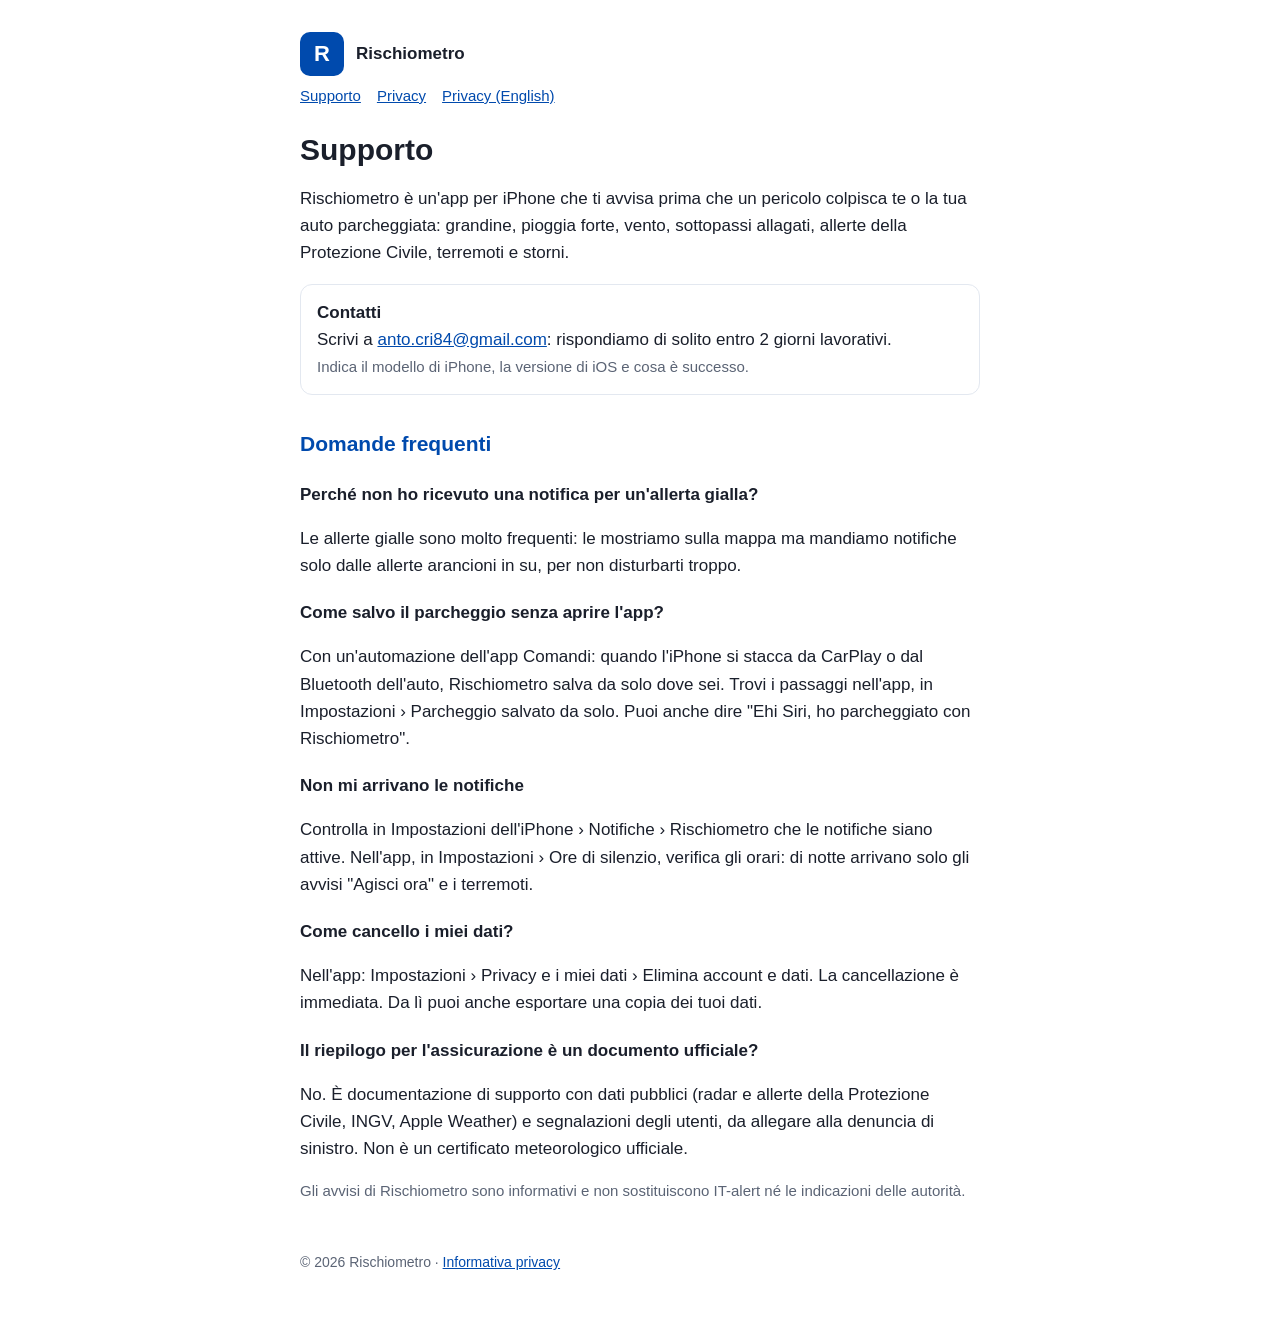
<file: index.html>
<!doctype html>
<html lang="it">
<head>
<meta charset="utf-8">
<meta name="viewport" content="width=device-width, initial-scale=1">
<title>Rischiometro – Supporto</title>
<link rel="stylesheet" href="stile.css">
</head>
<body>
<main>
  <header><div class="logo">R</div><strong>Rischiometro</strong></header>
  <nav><a href="index.html">Supporto</a><a href="privacy.html">Privacy</a><a href="privacy-en.html">Privacy (English)</a></nav>

  <h1>Supporto</h1>
  <p>Rischiometro è un'app per iPhone che ti avvisa prima che un pericolo colpisca te o la tua auto parcheggiata: grandine, pioggia forte, vento, sottopassi allagati, allerte della Protezione Civile, terremoti e storni.</p>

  <div class="box">
    <strong>Contatti</strong><br>
    Scrivi a <a href="mailto:anto.cri84@gmail.com">anto.cri84@gmail.com</a>: rispondiamo di solito entro 2 giorni lavorativi.<br>
    <span class="nota">Indica il modello di iPhone, la versione di iOS e cosa è successo.</span>
  </div>

  <h2>Domande frequenti</h2>

  <h3>Perché non ho ricevuto una notifica per un'allerta gialla?</h3>
  <p>Le allerte gialle sono molto frequenti: le mostriamo sulla mappa ma mandiamo notifiche solo dalle allerte arancioni in su, per non disturbarti troppo.</p>

  <h3>Come salvo il parcheggio senza aprire l'app?</h3>
  <p>Con un'automazione dell'app Comandi: quando l'iPhone si stacca da CarPlay o dal Bluetooth dell'auto, Rischiometro salva da solo dove sei. Trovi i passaggi nell'app, in Impostazioni › Parcheggio salvato da solo. Puoi anche dire "Ehi Siri, ho parcheggiato con Rischiometro".</p>

  <h3>Non mi arrivano le notifiche</h3>
  <p>Controlla in Impostazioni dell'iPhone › Notifiche › Rischiometro che le notifiche siano attive. Nell'app, in Impostazioni › Ore di silenzio, verifica gli orari: di notte arrivano solo gli avvisi "Agisci ora" e i terremoti.</p>

  <h3>Come cancello i miei dati?</h3>
  <p>Nell'app: Impostazioni › Privacy e i miei dati › Elimina account e dati. La cancellazione è immediata. Da lì puoi anche esportare una copia dei tuoi dati.</p>

  <h3>Il riepilogo per l'assicurazione è un documento ufficiale?</h3>
  <p>No. È documentazione di supporto con dati pubblici (radar e allerte della Protezione Civile, INGV, Apple Weather) e segnalazioni degli utenti, da allegare alla denuncia di sinistro. Non è un certificato meteorologico ufficiale.</p>

  <p class="nota">Gli avvisi di Rischiometro sono informativi e non sostituiscono IT-alert né le indicazioni delle autorità.</p>

  <footer>© 2026 Rischiometro · <a href="privacy.html">Informativa privacy</a></footer>
</main>
</body>
</html>
</file>
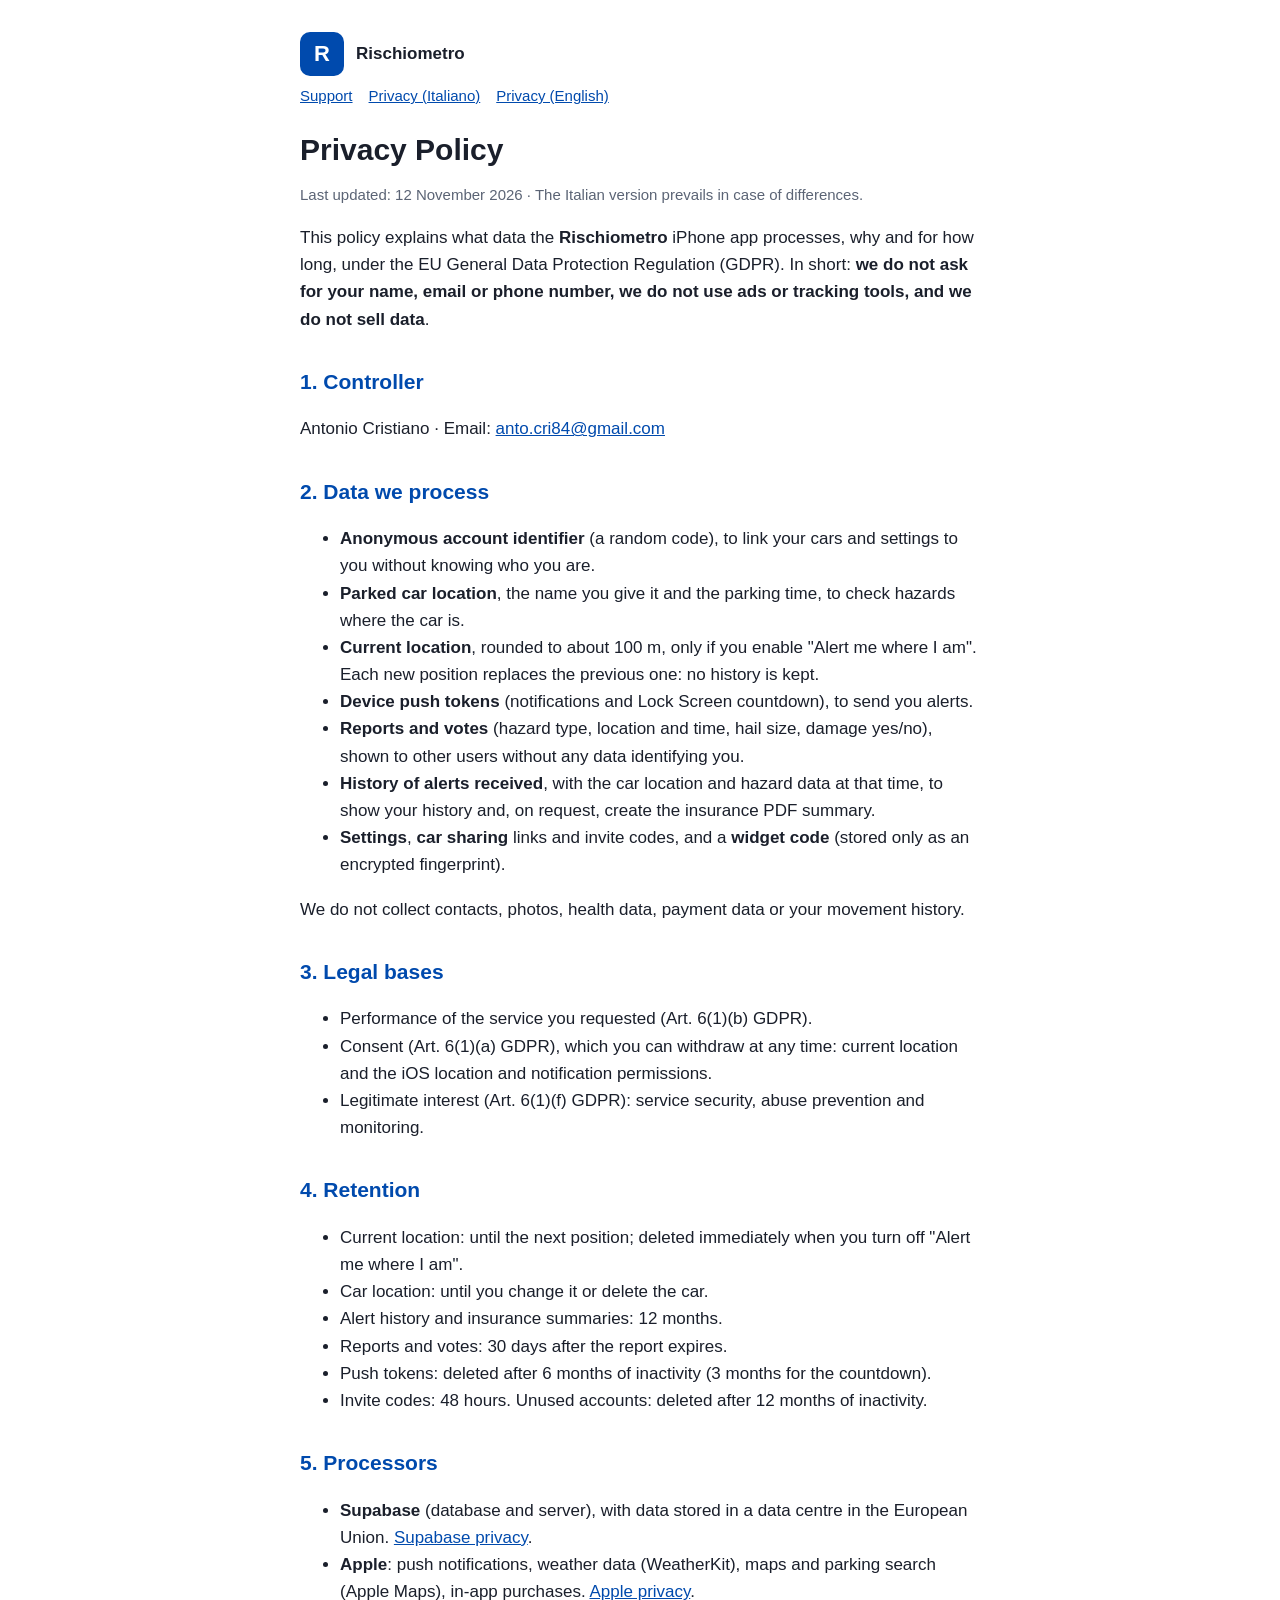
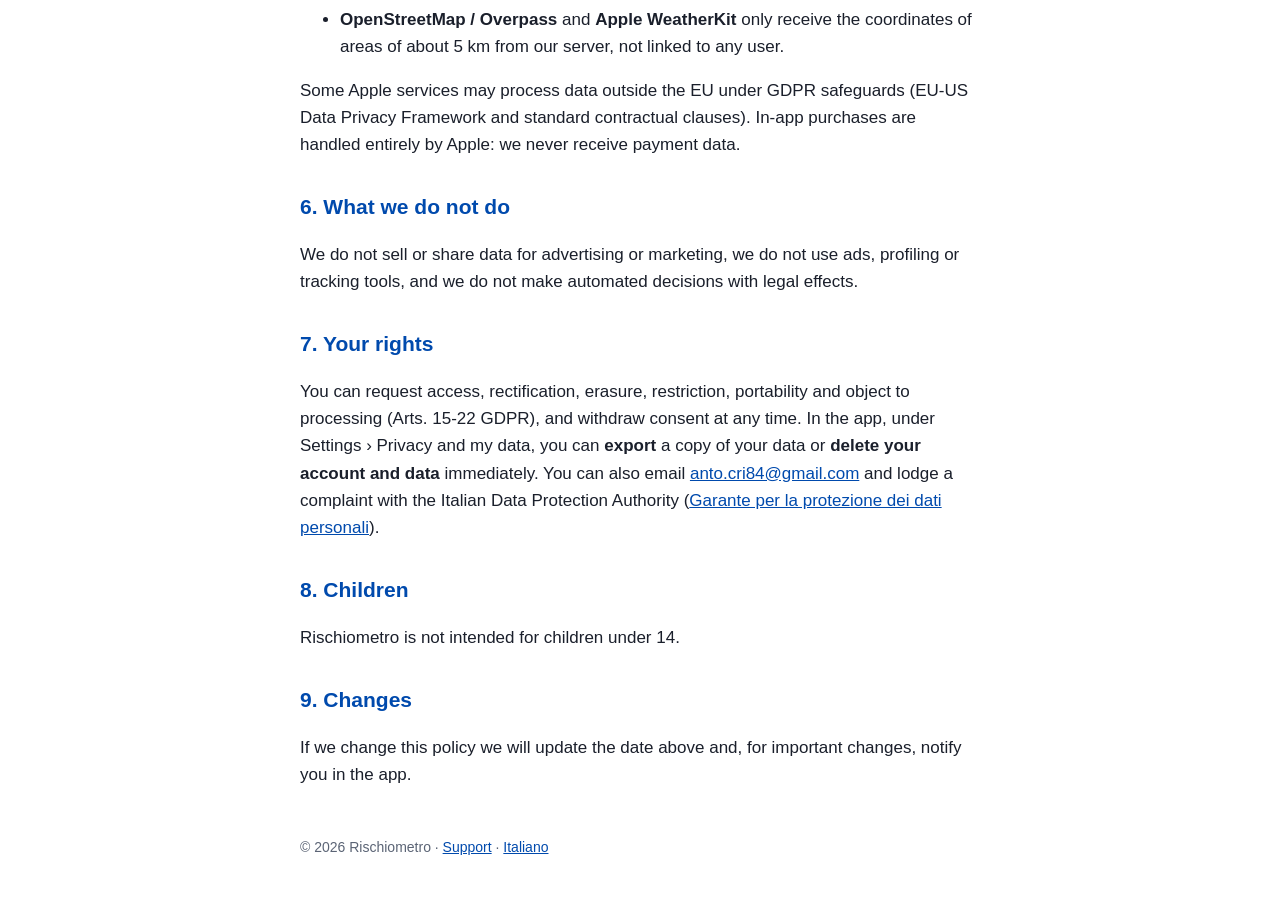
<file: privacy-en.html>
<!doctype html>
<html lang="en">
<head>
<meta charset="utf-8">
<meta name="viewport" content="width=device-width, initial-scale=1">
<title>Rischiometro – Privacy Policy</title>
<link rel="stylesheet" href="stile.css">
</head>
<body>
<main>
  <header><div class="logo">R</div><strong>Rischiometro</strong></header>
  <nav><a href="index.html">Support</a><a href="privacy.html">Privacy (Italiano)</a><a href="privacy-en.html">Privacy (English)</a></nav>

  <h1>Privacy Policy</h1>
  <p class="nota">Last updated: 12 November 2026 · The Italian version prevails in case of differences.</p>

  <p>This policy explains what data the <strong>Rischiometro</strong> iPhone app processes, why and for how long, under the EU General Data Protection Regulation (GDPR). In short: <strong>we do not ask for your name, email or phone number, we do not use ads or tracking tools, and we do not sell data</strong>.</p>

  <h2>1. Controller</h2>
  <p>Antonio Cristiano · Email: <a href="mailto:anto.cri84@gmail.com">anto.cri84@gmail.com</a></p>

  <h2>2. Data we process</h2>
  <ul>
    <li><strong>Anonymous account identifier</strong> (a random code), to link your cars and settings to you without knowing who you are.</li>
    <li><strong>Parked car location</strong>, the name you give it and the parking time, to check hazards where the car is.</li>
    <li><strong>Current location</strong>, rounded to about 100 m, only if you enable "Alert me where I am". Each new position replaces the previous one: no history is kept.</li>
    <li><strong>Device push tokens</strong> (notifications and Lock Screen countdown), to send you alerts.</li>
    <li><strong>Reports and votes</strong> (hazard type, location and time, hail size, damage yes/no), shown to other users without any data identifying you.</li>
    <li><strong>History of alerts received</strong>, with the car location and hazard data at that time, to show your history and, on request, create the insurance PDF summary.</li>
    <li><strong>Settings</strong>, <strong>car sharing</strong> links and invite codes, and a <strong>widget code</strong> (stored only as an encrypted fingerprint).</li>
  </ul>
  <p>We do not collect contacts, photos, health data, payment data or your movement history.</p>

  <h2>3. Legal bases</h2>
  <ul>
    <li>Performance of the service you requested (Art. 6(1)(b) GDPR).</li>
    <li>Consent (Art. 6(1)(a) GDPR), which you can withdraw at any time: current location and the iOS location and notification permissions.</li>
    <li>Legitimate interest (Art. 6(1)(f) GDPR): service security, abuse prevention and monitoring.</li>
  </ul>

  <h2>4. Retention</h2>
  <ul>
    <li>Current location: until the next position; deleted immediately when you turn off "Alert me where I am".</li>
    <li>Car location: until you change it or delete the car.</li>
    <li>Alert history and insurance summaries: 12 months.</li>
    <li>Reports and votes: 30 days after the report expires.</li>
    <li>Push tokens: deleted after 6 months of inactivity (3 months for the countdown).</li>
    <li>Invite codes: 48 hours. Unused accounts: deleted after 12 months of inactivity.</li>
  </ul>

  <h2>5. Processors</h2>
  <ul>
    <li><strong>Supabase</strong> (database and server), with data stored in a data centre in the European Union. <a href="https://supabase.com/privacy">Supabase privacy</a>.</li>
    <li><strong>Apple</strong>: push notifications, weather data (WeatherKit), maps and parking search (Apple Maps), in-app purchases. <a href="https://www.apple.com/legal/privacy/">Apple privacy</a>.</li>
    <li><strong>OpenStreetMap / Overpass</strong> and <strong>Apple WeatherKit</strong> only receive the coordinates of areas of about 5 km from our server, not linked to any user.</li>
  </ul>
  <p>Some Apple services may process data outside the EU under GDPR safeguards (EU-US Data Privacy Framework and standard contractual clauses). In-app purchases are handled entirely by Apple: we never receive payment data.</p>

  <h2>6. What we do not do</h2>
  <p>We do not sell or share data for advertising or marketing, we do not use ads, profiling or tracking tools, and we do not make automated decisions with legal effects.</p>

  <h2>7. Your rights</h2>
  <p>You can request access, rectification, erasure, restriction, portability and object to processing (Arts. 15-22 GDPR), and withdraw consent at any time. In the app, under Settings › Privacy and my data, you can <strong>export</strong> a copy of your data or <strong>delete your account and data</strong> immediately. You can also email <a href="mailto:anto.cri84@gmail.com">anto.cri84@gmail.com</a> and lodge a complaint with the Italian Data Protection Authority (<a href="https://www.garanteprivacy.it">Garante per la protezione dei dati personali</a>).</p>

  <h2>8. Children</h2>
  <p>Rischiometro is not intended for children under 14.</p>

  <h2>9. Changes</h2>
  <p>If we change this policy we will update the date above and, for important changes, notify you in the app.</p>

  <footer>© 2026 Rischiometro · <a href="index.html">Support</a> · <a href="privacy.html">Italiano</a></footer>
</main>
</body>
</html>
</file>
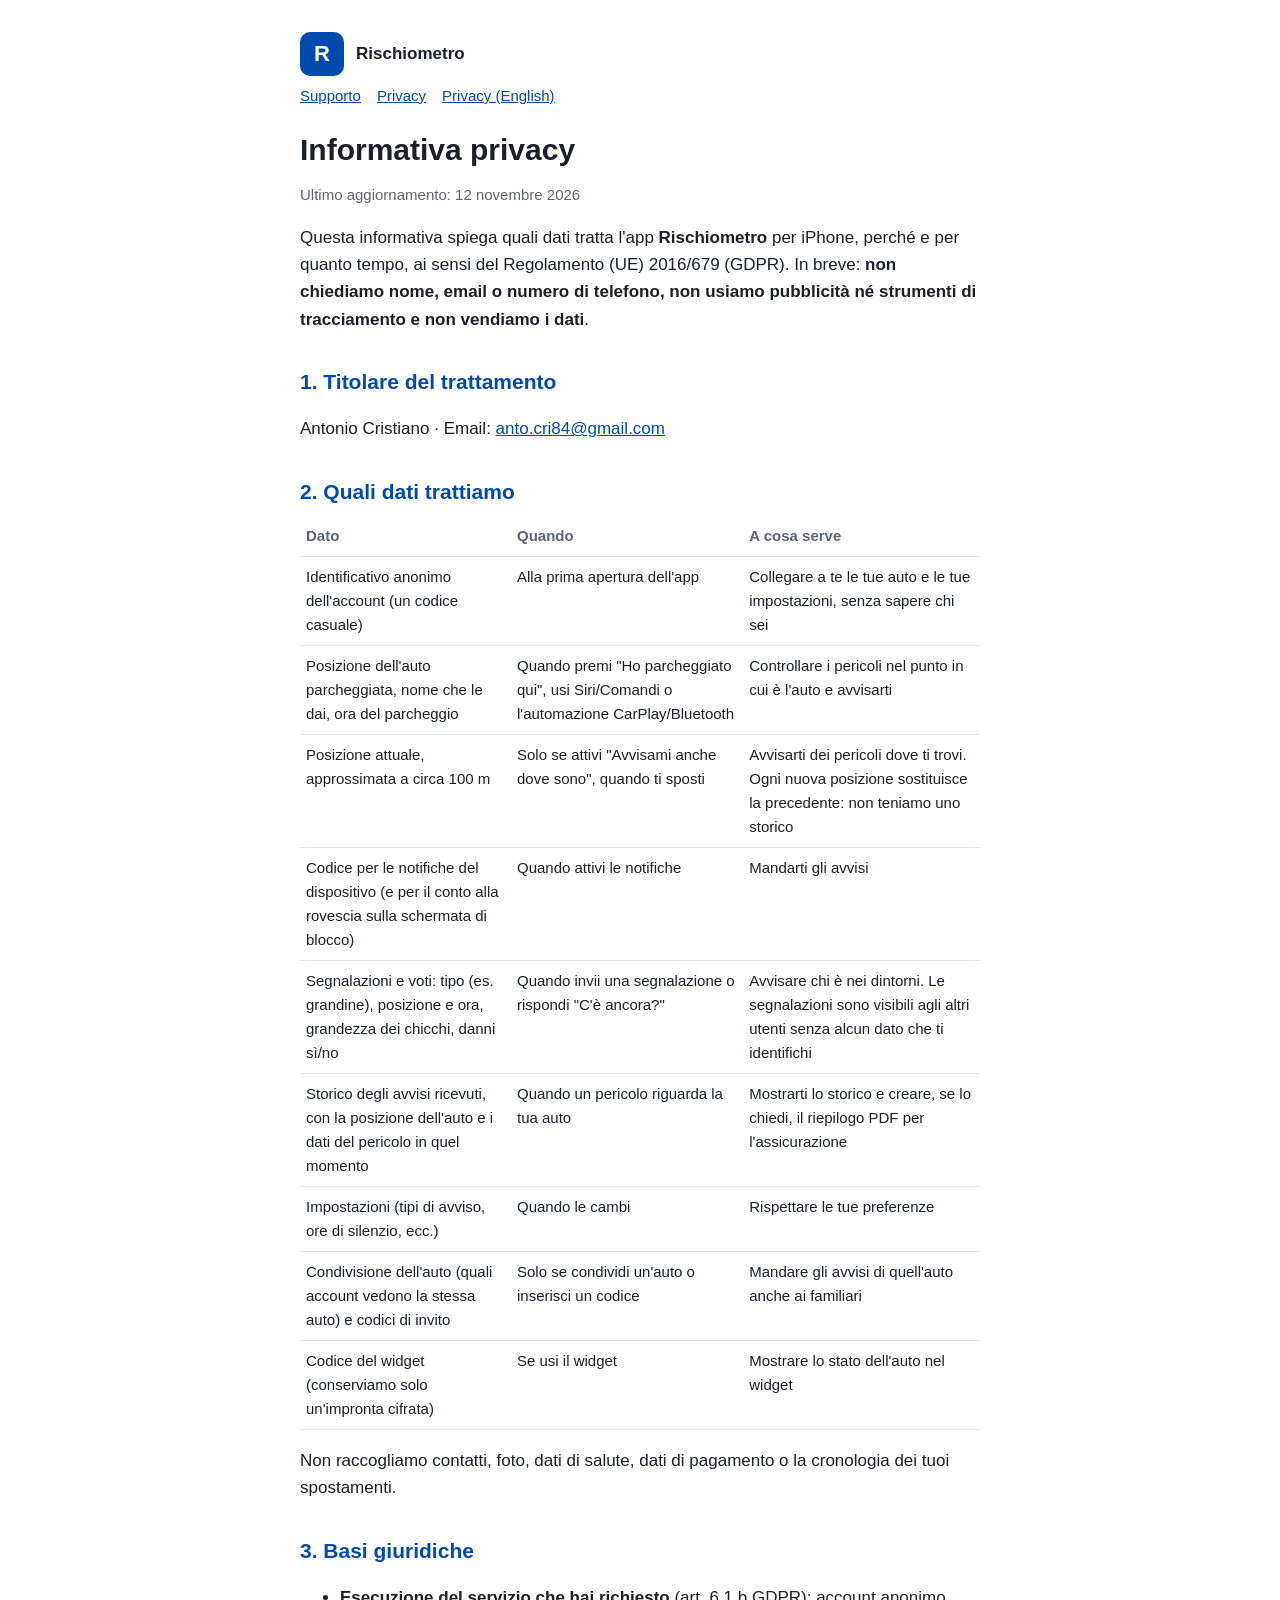
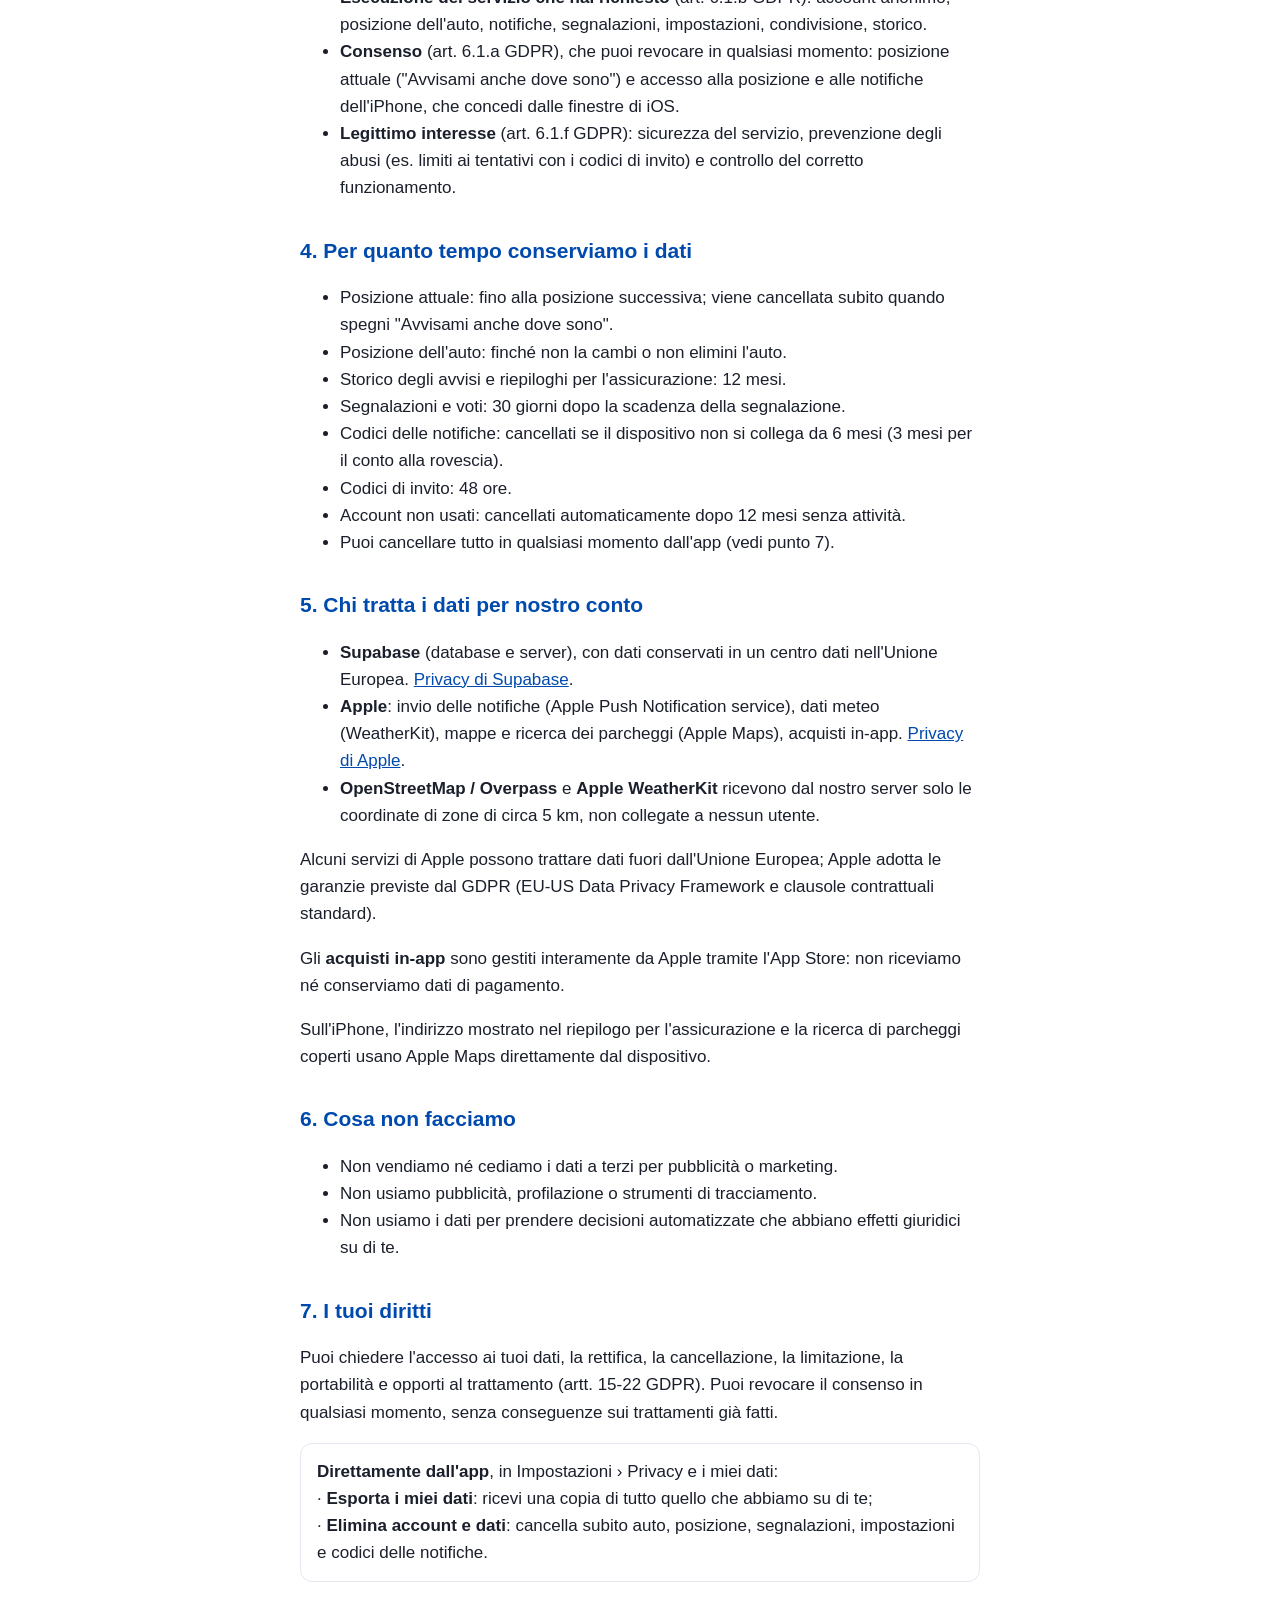
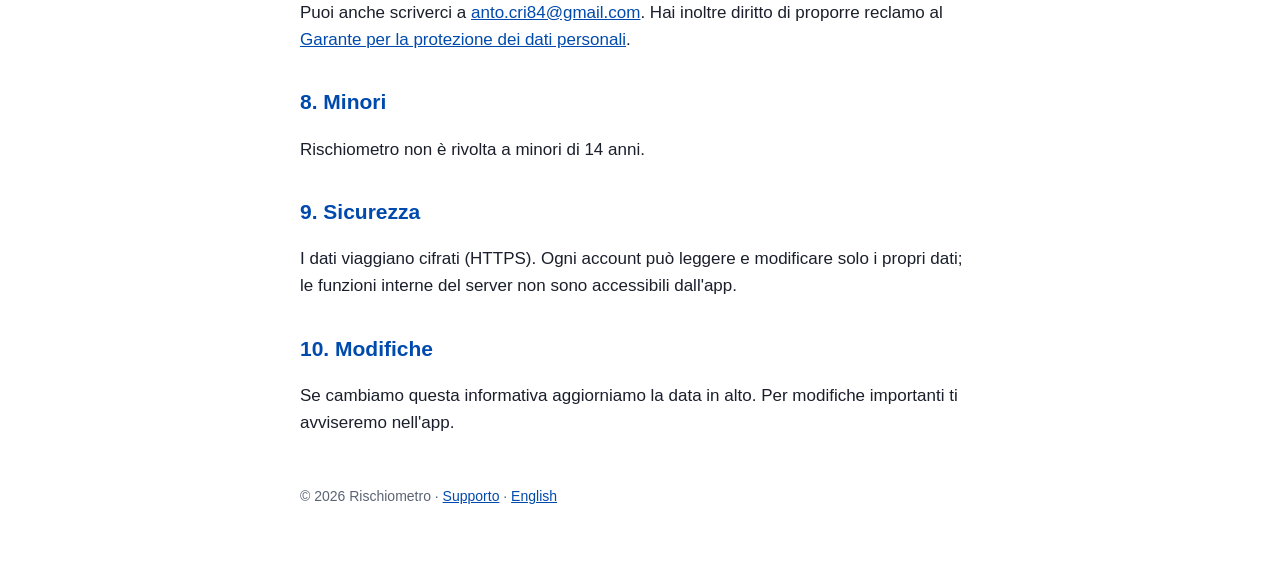
<file: privacy.html>
<!doctype html>
<html lang="it">
<head>
<meta charset="utf-8">
<meta name="viewport" content="width=device-width, initial-scale=1">
<title>Rischiometro – Informativa privacy</title>
<link rel="stylesheet" href="stile.css">
</head>
<body>
<main>
  <header><div class="logo">R</div><strong>Rischiometro</strong></header>
  <nav><a href="index.html">Supporto</a><a href="privacy.html">Privacy</a><a href="privacy-en.html">Privacy (English)</a></nav>

  <h1>Informativa privacy</h1>
  <p class="nota">Ultimo aggiornamento: 12 novembre 2026</p>

  <p>Questa informativa spiega quali dati tratta l'app <strong>Rischiometro</strong> per iPhone, perché e per quanto tempo, ai sensi del Regolamento (UE) 2016/679 (GDPR). In breve: <strong>non chiediamo nome, email o numero di telefono, non usiamo pubblicità né strumenti di tracciamento e non vendiamo i dati</strong>.</p>

  <h2>1. Titolare del trattamento</h2>
  <p>Antonio Cristiano · Email: <a href="mailto:anto.cri84@gmail.com">anto.cri84@gmail.com</a></p>

  <h2>2. Quali dati trattiamo</h2>
  <table>
    <tr><th>Dato</th><th>Quando</th><th>A cosa serve</th></tr>
    <tr><td>Identificativo anonimo dell'account (un codice casuale)</td><td>Alla prima apertura dell'app</td><td>Collegare a te le tue auto e le tue impostazioni, senza sapere chi sei</td></tr>
    <tr><td>Posizione dell'auto parcheggiata, nome che le dai, ora del parcheggio</td><td>Quando premi "Ho parcheggiato qui", usi Siri/Comandi o l'automazione CarPlay/Bluetooth</td><td>Controllare i pericoli nel punto in cui è l'auto e avvisarti</td></tr>
    <tr><td>Posizione attuale, approssimata a circa 100 m</td><td>Solo se attivi "Avvisami anche dove sono", quando ti sposti</td><td>Avvisarti dei pericoli dove ti trovi. Ogni nuova posizione sostituisce la precedente: non teniamo uno storico</td></tr>
    <tr><td>Codice per le notifiche del dispositivo (e per il conto alla rovescia sulla schermata di blocco)</td><td>Quando attivi le notifiche</td><td>Mandarti gli avvisi</td></tr>
    <tr><td>Segnalazioni e voti: tipo (es. grandine), posizione e ora, grandezza dei chicchi, danni sì/no</td><td>Quando invii una segnalazione o rispondi "C'è ancora?"</td><td>Avvisare chi è nei dintorni. Le segnalazioni sono visibili agli altri utenti senza alcun dato che ti identifichi</td></tr>
    <tr><td>Storico degli avvisi ricevuti, con la posizione dell'auto e i dati del pericolo in quel momento</td><td>Quando un pericolo riguarda la tua auto</td><td>Mostrarti lo storico e creare, se lo chiedi, il riepilogo PDF per l'assicurazione</td></tr>
    <tr><td>Impostazioni (tipi di avviso, ore di silenzio, ecc.)</td><td>Quando le cambi</td><td>Rispettare le tue preferenze</td></tr>
    <tr><td>Condivisione dell'auto (quali account vedono la stessa auto) e codici di invito</td><td>Solo se condividi un'auto o inserisci un codice</td><td>Mandare gli avvisi di quell'auto anche ai familiari</td></tr>
    <tr><td>Codice del widget (conserviamo solo un'impronta cifrata)</td><td>Se usi il widget</td><td>Mostrare lo stato dell'auto nel widget</td></tr>
  </table>
  <p>Non raccogliamo contatti, foto, dati di salute, dati di pagamento o la cronologia dei tuoi spostamenti.</p>

  <h2>3. Basi giuridiche</h2>
  <ul>
    <li><strong>Esecuzione del servizio che hai richiesto</strong> (art. 6.1.b GDPR): account anonimo, posizione dell'auto, notifiche, segnalazioni, impostazioni, condivisione, storico.</li>
    <li><strong>Consenso</strong> (art. 6.1.a GDPR), che puoi revocare in qualsiasi momento: posizione attuale ("Avvisami anche dove sono") e accesso alla posizione e alle notifiche dell'iPhone, che concedi dalle finestre di iOS.</li>
    <li><strong>Legittimo interesse</strong> (art. 6.1.f GDPR): sicurezza del servizio, prevenzione degli abusi (es. limiti ai tentativi con i codici di invito) e controllo del corretto funzionamento.</li>
  </ul>

  <h2>4. Per quanto tempo conserviamo i dati</h2>
  <ul>
    <li>Posizione attuale: fino alla posizione successiva; viene cancellata subito quando spegni "Avvisami anche dove sono".</li>
    <li>Posizione dell'auto: finché non la cambi o non elimini l'auto.</li>
    <li>Storico degli avvisi e riepiloghi per l'assicurazione: 12 mesi.</li>
    <li>Segnalazioni e voti: 30 giorni dopo la scadenza della segnalazione.</li>
    <li>Codici delle notifiche: cancellati se il dispositivo non si collega da 6 mesi (3 mesi per il conto alla rovescia).</li>
    <li>Codici di invito: 48 ore.</li>
    <li>Account non usati: cancellati automaticamente dopo 12 mesi senza attività.</li>
    <li>Puoi cancellare tutto in qualsiasi momento dall'app (vedi punto 7).</li>
  </ul>

  <h2>5. Chi tratta i dati per nostro conto</h2>
  <ul>
    <li><strong>Supabase</strong> (database e server), con dati conservati in un centro dati nell'Unione Europea. <a href="https://supabase.com/privacy">Privacy di Supabase</a>.</li>
    <li><strong>Apple</strong>: invio delle notifiche (Apple Push Notification service), dati meteo (WeatherKit), mappe e ricerca dei parcheggi (Apple Maps), acquisti in-app. <a href="https://www.apple.com/legal/privacy/">Privacy di Apple</a>.</li>
    <li><strong>OpenStreetMap / Overpass</strong> e <strong>Apple WeatherKit</strong> ricevono dal nostro server solo le coordinate di zone di circa 5 km, non collegate a nessun utente.</li>
  </ul>
  <p>Alcuni servizi di Apple possono trattare dati fuori dall'Unione Europea; Apple adotta le garanzie previste dal GDPR (EU-US Data Privacy Framework e clausole contrattuali standard).</p>
  <p>Gli <strong>acquisti in-app</strong> sono gestiti interamente da Apple tramite l'App Store: non riceviamo né conserviamo dati di pagamento.</p>
  <p>Sull'iPhone, l'indirizzo mostrato nel riepilogo per l'assicurazione e la ricerca di parcheggi coperti usano Apple Maps direttamente dal dispositivo.</p>

  <h2>6. Cosa non facciamo</h2>
  <ul>
    <li>Non vendiamo né cediamo i dati a terzi per pubblicità o marketing.</li>
    <li>Non usiamo pubblicità, profilazione o strumenti di tracciamento.</li>
    <li>Non usiamo i dati per prendere decisioni automatizzate che abbiano effetti giuridici su di te.</li>
  </ul>

  <h2>7. I tuoi diritti</h2>
  <p>Puoi chiedere l'accesso ai tuoi dati, la rettifica, la cancellazione, la limitazione, la portabilità e opporti al trattamento (artt. 15-22 GDPR). Puoi revocare il consenso in qualsiasi momento, senza conseguenze sui trattamenti già fatti.</p>
  <div class="box">
    <strong>Direttamente dall'app</strong>, in Impostazioni › Privacy e i miei dati:<br>
    · <strong>Esporta i miei dati</strong>: ricevi una copia di tutto quello che abbiamo su di te;<br>
    · <strong>Elimina account e dati</strong>: cancella subito auto, posizione, segnalazioni, impostazioni e codici delle notifiche.
  </div>
  <p>Puoi anche scriverci a <a href="mailto:anto.cri84@gmail.com">anto.cri84@gmail.com</a>. Hai inoltre diritto di proporre reclamo al <a href="https://www.garanteprivacy.it">Garante per la protezione dei dati personali</a>.</p>

  <h2>8. Minori</h2>
  <p>Rischiometro non è rivolta a minori di 14 anni.</p>

  <h2>9. Sicurezza</h2>
  <p>I dati viaggiano cifrati (HTTPS). Ogni account può leggere e modificare solo i propri dati; le funzioni interne del server non sono accessibili dall'app.</p>

  <h2>10. Modifiche</h2>
  <p>Se cambiamo questa informativa aggiorniamo la data in alto. Per modifiche importanti ti avviseremo nell'app.</p>

  <footer>© 2026 Rischiometro · <a href="index.html">Supporto</a> · <a href="privacy-en.html">English</a></footer>
</main>
</body>
</html>
</file>
<file: stile.css>
:root { --blu: #004AAD; --testo: #1a1f2b; --grigio: #5b6475; --sfondo: #ffffff; --riga: #e3e8f0; }
@media (prefers-color-scheme: dark) {
  :root { --blu: #4D8DFF; --testo: #e8ecf3; --grigio: #9aa5b8; --sfondo: #0e131c; --riga: #263043; }
}
* { box-sizing: border-box; }
body { margin: 0; background: var(--sfondo); color: var(--testo);
       font: 17px/1.6 -apple-system, BlinkMacSystemFont, "Segoe UI", Roboto, sans-serif; }
main { max-width: 720px; margin: 0 auto; padding: 32px 20px 64px; }
header { display: flex; align-items: center; gap: 12px; margin-bottom: 8px; }
header .logo { width: 44px; height: 44px; border-radius: 10px; background: var(--blu); color: #fff;
               display: grid; place-items: center; font-weight: 800; font-size: 22px; }
h1 { font-size: 30px; line-height: 1.2; margin: 8px 0 4px; }
h2 { font-size: 21px; margin: 32px 0 8px; color: var(--blu); }
h3 { font-size: 17px; margin: 20px 0 4px; }
p, li { color: var(--testo); }
.nota { color: var(--grigio); font-size: 15px; }
a { color: var(--blu); }
nav { display: flex; flex-wrap: wrap; gap: 16px; margin: 8px 0 24px; font-size: 15px; }
table { width: 100%; border-collapse: collapse; font-size: 15px; margin: 8px 0; }
th, td { text-align: left; padding: 8px 6px; border-bottom: 1px solid var(--riga); vertical-align: top; }
th { color: var(--grigio); font-weight: 600; }
.box { border: 1px solid var(--riga); border-radius: 12px; padding: 14px 16px; margin: 12px 0; }
footer { margin-top: 48px; color: var(--grigio); font-size: 14px; }
</file>
